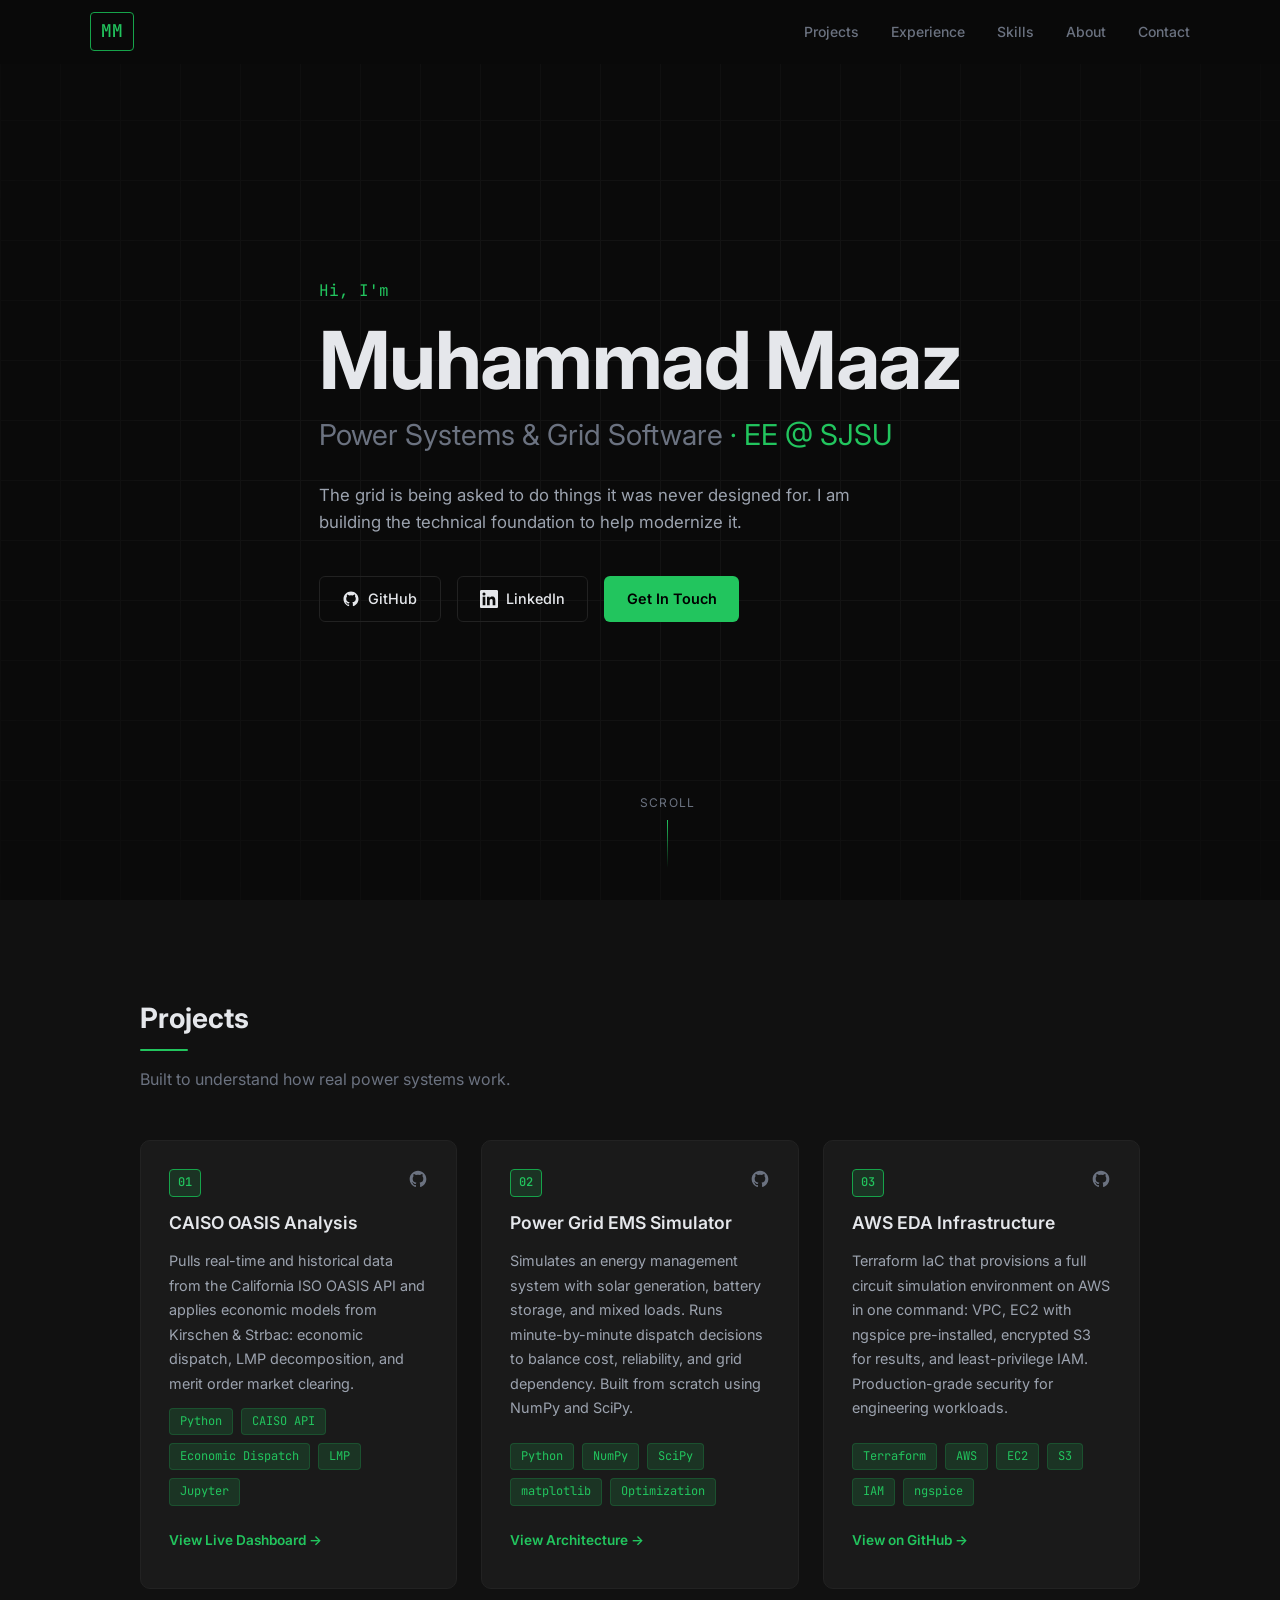
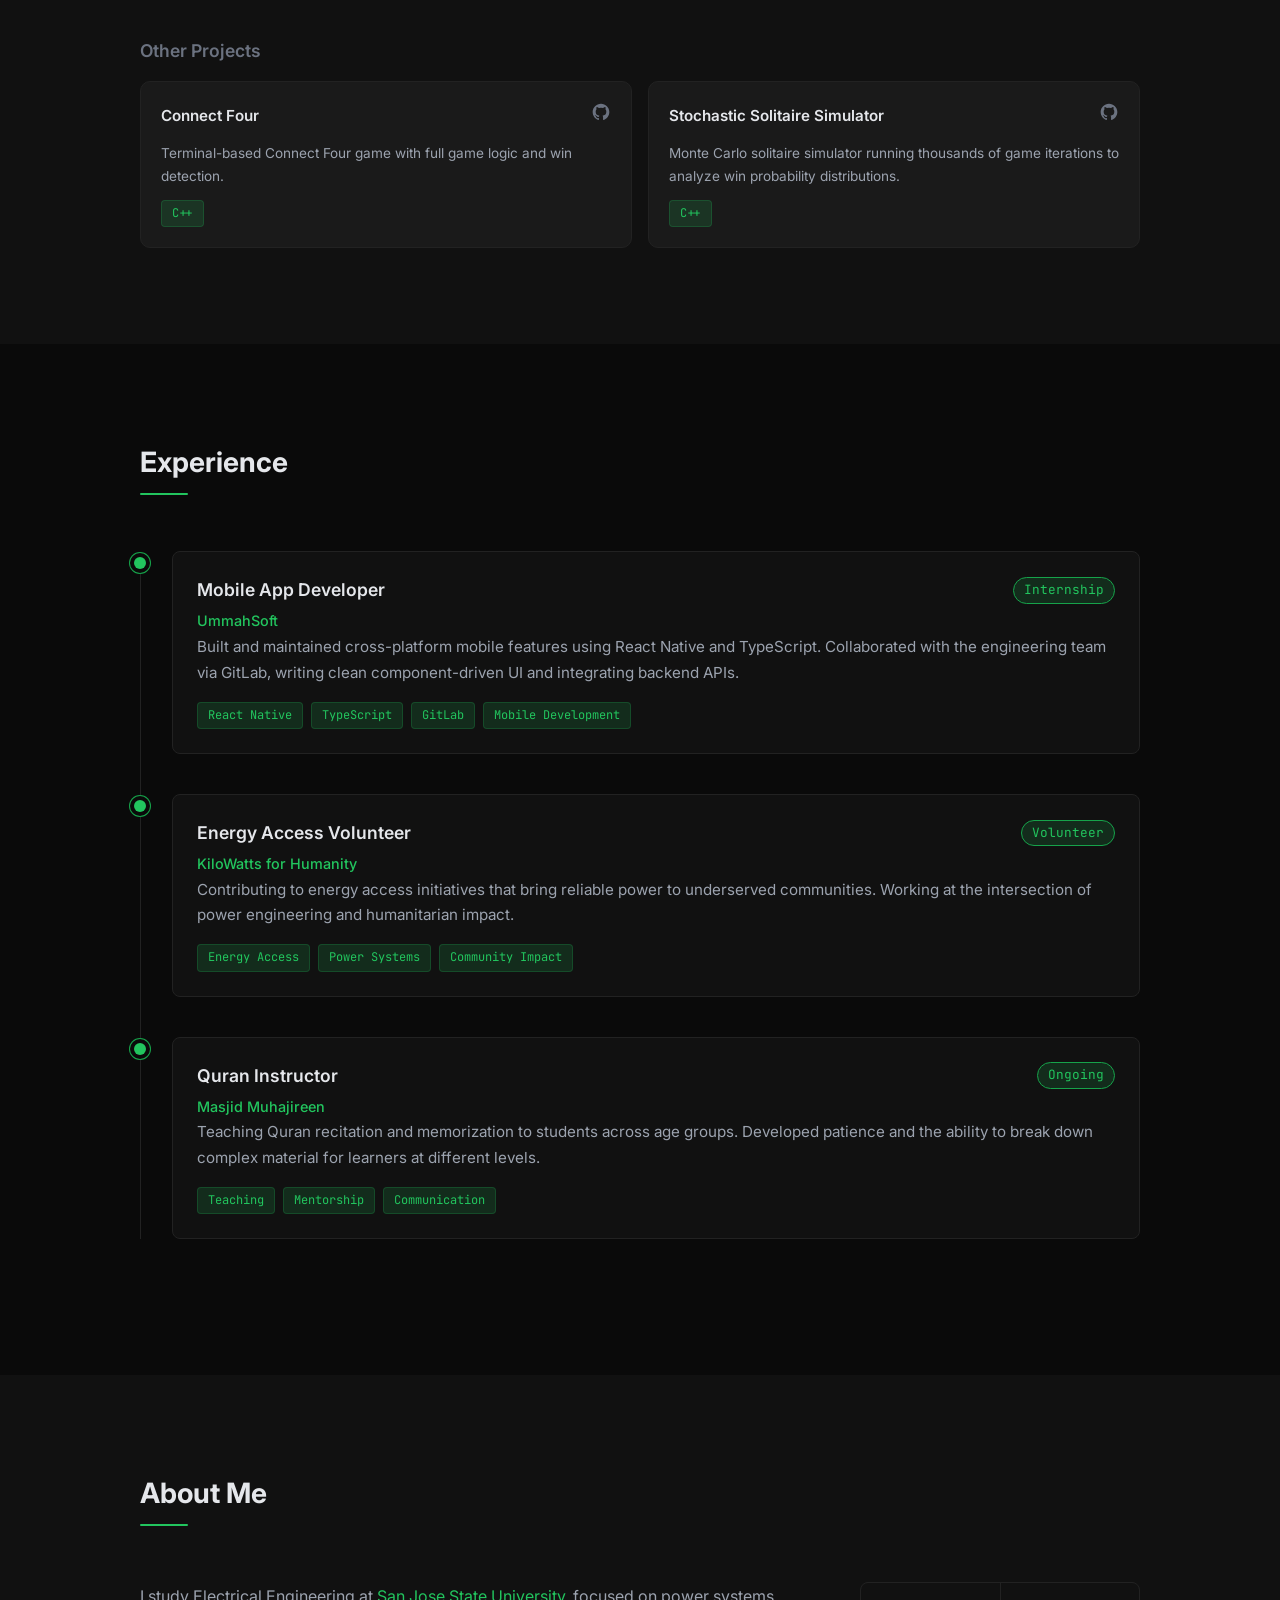
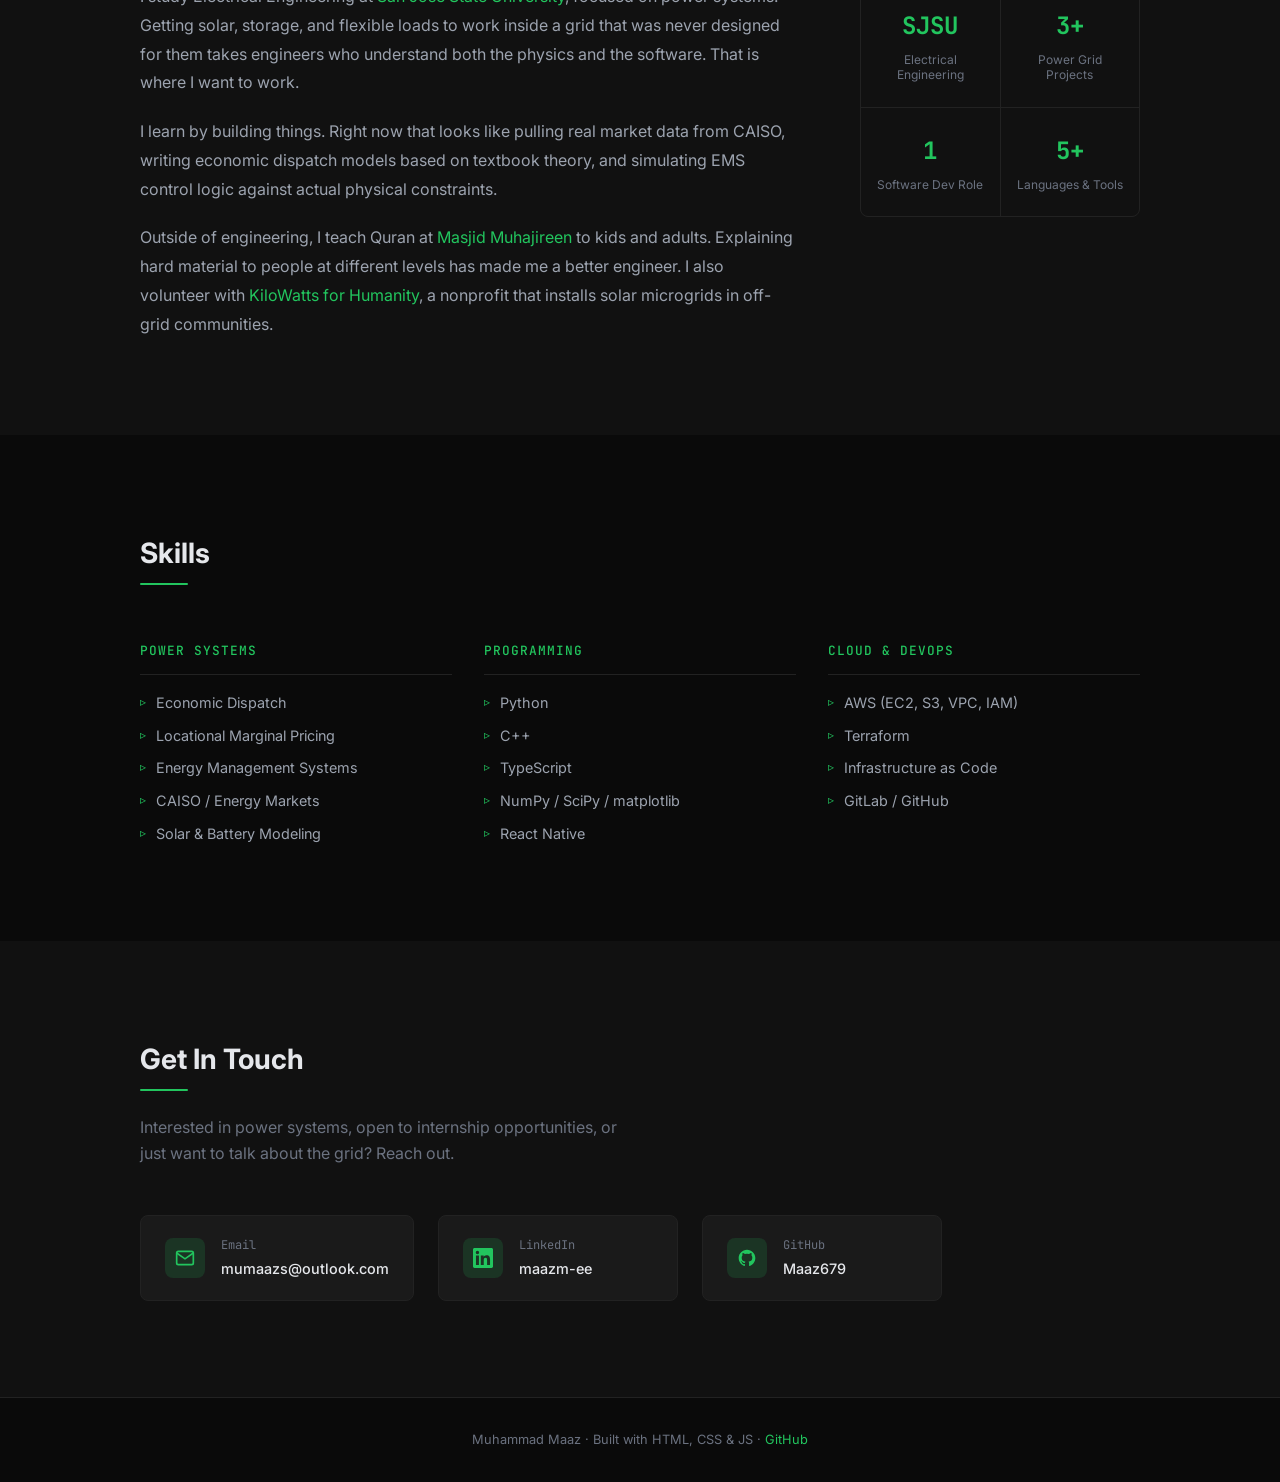
<file: index.html>
<!DOCTYPE html>
<html lang="en">
<head>
  <meta charset="UTF-8" />
  <meta name="viewport" content="width=device-width, initial-scale=1.0" />
  <title>Muhammad Maaz | Power Systems & Grid Software</title>
  <link rel="stylesheet" href="style.css" />
  <meta name="description" content="Muhammad Maaz - Electrical Engineering student at SJSU focused on power systems. Building toward the software layer of the modern grid." />
  <link rel="preconnect" href="https://fonts.googleapis.com" />
  <link href="https://fonts.googleapis.com/css2?family=Inter:wght@300;400;500;600;700&family=JetBrains+Mono:wght@400;500&display=swap" rel="stylesheet" />
</head>
<body>

  <!-- NAV -->
  <nav id="navbar">
    <div class="nav-inner">
      <a href="#hero" class="nav-logo">MM</a>
      <ul class="nav-links">
        <li><a href="#projects">Projects</a></li>
        <li><a href="#experience">Experience</a></li>
        <li><a href="#skills">Skills</a></li>
        <li><a href="#about">About</a></li>
        <li><a href="#contact">Contact</a></li>
      </ul>
    </div>
  </nav>

  <!-- HERO -->
  <section id="hero">
    <div class="hero-content">
      <p class="hero-greeting">Hi, I'm</p>
      <h1 class="hero-name">Muhammad Maaz</h1>
      <h2 class="hero-title">
        Power Systems & Grid Software
        <span class="accent"> · EE @ SJSU</span>
      </h2>
      <p class="hero-sub">
        The grid is being asked to do things it was never designed for. I am building the technical foundation to help modernize it.
      </p>
      <div class="hero-links">
        <a href="https://github.com/Maaz679" target="_blank" class="btn btn-outline">
          <svg viewBox="0 0 24 24" fill="currentColor"><path d="M12 2C6.477 2 2 6.477 2 12c0 4.418 2.865 8.166 6.839 9.489.5.092.682-.217.682-.482 0-.237-.009-.868-.013-1.703-2.782.604-3.369-1.342-3.369-1.342-.454-1.155-1.11-1.463-1.11-1.463-.908-.62.069-.608.069-.608 1.003.07 1.531 1.03 1.531 1.03.892 1.529 2.341 1.087 2.91.832.092-.647.35-1.088.636-1.338-2.22-.253-4.555-1.11-4.555-4.943 0-1.091.39-1.984 1.029-2.683-.103-.253-.446-1.27.098-2.647 0 0 .84-.269 2.75 1.025A9.578 9.578 0 0112 6.836a9.59 9.59 0 012.504.337c1.909-1.294 2.747-1.025 2.747-1.025.546 1.377.202 2.394.1 2.647.64.699 1.028 1.592 1.028 2.683 0 3.842-2.339 4.687-4.566 4.935.359.309.678.919.678 1.852 0 1.336-.012 2.415-.012 2.743 0 .267.18.578.688.48C19.138 20.163 22 16.418 22 12c0-5.523-4.477-10-10-10z"/></svg>
          GitHub
        </a>
        <a href="https://www.linkedin.com/in/maazm-ee/" target="_blank" class="btn btn-outline">
          <svg viewBox="0 0 24 24" fill="currentColor"><path d="M20.447 20.452h-3.554v-5.569c0-1.328-.027-3.037-1.852-3.037-1.853 0-2.136 1.445-2.136 2.939v5.667H9.351V9h3.414v1.561h.046c.477-.9 1.637-1.85 3.37-1.85 3.601 0 4.267 2.37 4.267 5.455v6.286zM5.337 7.433a2.062 2.062 0 01-2.063-2.065 2.064 2.064 0 112.063 2.065zm1.782 13.019H3.555V9h3.564v11.452zM22.225 0H1.771C.792 0 0 .774 0 1.729v20.542C0 23.227.792 24 1.771 24h20.451C23.2 24 24 23.227 24 22.271V1.729C24 .774 23.2 0 22.222 0h.003z"/></svg>
          LinkedIn
        </a>
        <a href="mailto:mumaazs@outlook.com" class="btn btn-primary">
          Get In Touch
        </a>
      </div>
    </div>
    <div class="hero-grid-bg"></div>
    <div class="scroll-indicator">
      <span>Scroll</span>
      <div class="scroll-line"></div>
    </div>
  </section>

  <!-- PROJECTS -->
  <section id="projects">
    <div class="container">
      <h2 class="section-title">Projects</h2>
      <p class="section-sub">Built to understand how real power systems work.</p>

      <div class="projects-featured">

        <div class="project-card featured">
          <div class="project-header">
            <div class="project-icon">01</div>
            <div class="project-links">
              <a href="https://github.com/Maaz679/caiso-oasis-analysis" target="_blank" aria-label="GitHub">
                <svg viewBox="0 0 24 24" fill="currentColor"><path d="M12 2C6.477 2 2 6.477 2 12c0 4.418 2.865 8.166 6.839 9.489.5.092.682-.217.682-.482 0-.237-.009-.868-.013-1.703-2.782.604-3.369-1.342-3.369-1.342-.454-1.155-1.11-1.463-1.11-1.463-.908-.62.069-.608.069-.608 1.003.07 1.531 1.03 1.531 1.03.892 1.529 2.341 1.087 2.91.832.092-.647.35-1.088.636-1.338-2.22-.253-4.555-1.11-4.555-4.943 0-1.091.39-1.984 1.029-2.683-.103-.253-.446-1.27.098-2.647 0 0 .84-.269 2.75 1.025A9.578 9.578 0 0112 6.836a9.59 9.59 0 012.504.337c1.909-1.294 2.747-1.025 2.747-1.025.546 1.377.202 2.394.1 2.647.64.699 1.028 1.592 1.028 2.683 0 3.842-2.339 4.687-4.566 4.935.359.309.678.919.678 1.852 0 1.336-.012 2.415-.012 2.743 0 .267.18.578.688.48C19.138 20.163 22 16.418 22 12c0-5.523-4.477-10-10-10z"/></svg>
              </a>
            </div>
          </div>
          <h3>CAISO OASIS Analysis</h3>
          <p>Pulls real-time and historical data from the California ISO OASIS API and applies economic models from Kirschen & Strbac: economic dispatch, LMP decomposition, and merit order market clearing.</p>
          <div class="tag-list">
            <span class="tag">Python</span>
            <span class="tag">CAISO API</span>
            <span class="tag">Economic Dispatch</span>
            <span class="tag">LMP</span>
            <span class="tag">Jupyter</span>
          </div>
          <a href="https://caiso-oasis-analysis.onrender.com" target="_blank" class="project-demo-btn">View Live Dashboard →</a>
        </div>

        <div class="project-card featured">
          <div class="project-header">
            <div class="project-icon">02</div>
            <div class="project-links">
              <a href="https://github.com/Maaz679/powergrid-ems-simulator" target="_blank" aria-label="GitHub">
                <svg viewBox="0 0 24 24" fill="currentColor"><path d="M12 2C6.477 2 2 6.477 2 12c0 4.418 2.865 8.166 6.839 9.489.5.092.682-.217.682-.482 0-.237-.009-.868-.013-1.703-2.782.604-3.369-1.342-3.369-1.342-.454-1.155-1.11-1.463-1.11-1.463-.908-.62.069-.608.069-.608 1.003.07 1.531 1.03 1.531 1.03.892 1.529 2.341 1.087 2.91.832.092-.647.35-1.088.636-1.338-2.22-.253-4.555-1.11-4.555-4.943 0-1.091.39-1.984 1.029-2.683-.103-.253-.446-1.27.098-2.647 0 0 .84-.269 2.75 1.025A9.578 9.578 0 0112 6.836a9.59 9.59 0 012.504.337c1.909-1.294 2.747-1.025 2.747-1.025.546 1.377.202 2.394.1 2.647.64.699 1.028 1.592 1.028 2.683 0 3.842-2.339 4.687-4.566 4.935.359.309.678.919.678 1.852 0 1.336-.012 2.415-.012 2.743 0 .267.18.578.688.48C19.138 20.163 22 16.418 22 12c0-5.523-4.477-10-10-10z"/></svg>
              </a>
            </div>
          </div>
          <h3>Power Grid EMS Simulator</h3>
          <p>Simulates an energy management system with solar generation, battery storage, and mixed loads. Runs minute-by-minute dispatch decisions to balance cost, reliability, and grid dependency. Built from scratch using NumPy and SciPy.</p>
          <div class="tag-list">
            <span class="tag">Python</span>
            <span class="tag">NumPy</span>
            <span class="tag">SciPy</span>
            <span class="tag">matplotlib</span>
            <span class="tag">Optimization</span>
          </div>
          <a href="projects/ems/index.html" class="project-demo-btn">View Architecture →</a>
        </div>

        <div class="project-card featured">
          <div class="project-header">
            <div class="project-icon">03</div>
            <div class="project-links">
              <a href="https://github.com/Maaz679/aws-eda-infra" target="_blank" aria-label="GitHub">
                <svg viewBox="0 0 24 24" fill="currentColor"><path d="M12 2C6.477 2 2 6.477 2 12c0 4.418 2.865 8.166 6.839 9.489.5.092.682-.217.682-.482 0-.237-.009-.868-.013-1.703-2.782.604-3.369-1.342-3.369-1.342-.454-1.155-1.11-1.463-1.11-1.463-.908-.62.069-.608.069-.608 1.003.07 1.531 1.03 1.531 1.03.892 1.529 2.341 1.087 2.91.832.092-.647.35-1.088.636-1.338-2.22-.253-4.555-1.11-4.555-4.943 0-1.091.39-1.984 1.029-2.683-.103-.253-.446-1.27.098-2.647 0 0 .84-.269 2.75 1.025A9.578 9.578 0 0112 6.836a9.59 9.59 0 012.504.337c1.909-1.294 2.747-1.025 2.747-1.025.546 1.377.202 2.394.1 2.647.64.699 1.028 1.592 1.028 2.683 0 3.842-2.339 4.687-4.566 4.935.359.309.678.919.678 1.852 0 1.336-.012 2.415-.012 2.743 0 .267.18.578.688.48C19.138 20.163 22 16.418 22 12c0-5.523-4.477-10-10-10z"/></svg>
              </a>
            </div>
          </div>
          <h3>AWS EDA Infrastructure</h3>
          <p>Terraform IaC that provisions a full circuit simulation environment on AWS in one command: VPC, EC2 with ngspice pre-installed, encrypted S3 for results, and least-privilege IAM. Production-grade security for engineering workloads.</p>
          <div class="tag-list">
            <span class="tag">Terraform</span>
            <span class="tag">AWS</span>
            <span class="tag">EC2</span>
            <span class="tag">S3</span>
            <span class="tag">IAM</span>
            <span class="tag">ngspice</span>
          </div>
          <a href="https://github.com/Maaz679/aws-eda-infra" target="_blank" class="project-demo-btn">View on GitHub →</a>
        </div>

      </div>

      <h3 class="projects-sub-title">Other Projects</h3>
      <div class="projects-other">
        <div class="project-card small">
          <div class="project-header">
            <h4>Connect Four</h4>
            <a href="https://github.com/Maaz679/cs116-Fall2025-connectFour" target="_blank" aria-label="GitHub">
              <svg viewBox="0 0 24 24" fill="currentColor"><path d="M12 2C6.477 2 2 6.477 2 12c0 4.418 2.865 8.166 6.839 9.489.5.092.682-.217.682-.482 0-.237-.009-.868-.013-1.703-2.782.604-3.369-1.342-3.369-1.342-.454-1.155-1.11-1.463-1.11-1.463-.908-.62.069-.608.069-.608 1.003.07 1.531 1.03 1.531 1.03.892 1.529 2.341 1.087 2.91.832.092-.647.35-1.088.636-1.338-2.22-.253-4.555-1.11-4.555-4.943 0-1.091.39-1.984 1.029-2.683-.103-.253-.446-1.27.098-2.647 0 0 .84-.269 2.75 1.025A9.578 9.578 0 0112 6.836a9.59 9.59 0 012.504.337c1.909-1.294 2.747-1.025 2.747-1.025.546 1.377.202 2.394.1 2.647.64.699 1.028 1.592 1.028 2.683 0 3.842-2.339 4.687-4.566 4.935.359.309.678.919.678 1.852 0 1.336-.012 2.415-.012 2.743 0 .267.18.578.688.48C19.138 20.163 22 16.418 22 12c0-5.523-4.477-10-10-10z"/></svg>
            </a>
          </div>
          <p>Terminal-based Connect Four game with full game logic and win detection.</p>
          <div class="tag-list"><span class="tag">C++</span></div>
        </div>
        <div class="project-card small">
          <div class="project-header">
            <h4>Stochastic Solitaire Simulator</h4>
            <a href="https://github.com/Maaz679/CS116Fall2025_StochasticSolitaireSimulator" target="_blank" aria-label="GitHub">
              <svg viewBox="0 0 24 24" fill="currentColor"><path d="M12 2C6.477 2 2 6.477 2 12c0 4.418 2.865 8.166 6.839 9.489.5.092.682-.217.682-.482 0-.237-.009-.868-.013-1.703-2.782.604-3.369-1.342-3.369-1.342-.454-1.155-1.11-1.463-1.11-1.463-.908-.62.069-.608.069-.608 1.003.07 1.531 1.03 1.531 1.03.892 1.529 2.341 1.087 2.91.832.092-.647.35-1.088.636-1.338-2.22-.253-4.555-1.11-4.555-4.943 0-1.091.39-1.984 1.029-2.683-.103-.253-.446-1.27.098-2.647 0 0 .84-.269 2.75 1.025A9.578 9.578 0 0112 6.836a9.59 9.59 0 012.504.337c1.909-1.294 2.747-1.025 2.747-1.025.546 1.377.202 2.394.1 2.647.64.699 1.028 1.592 1.028 2.683 0 3.842-2.339 4.687-4.566 4.935.359.309.678.919.678 1.852 0 1.336-.012 2.415-.012 2.743 0 .267.18.578.688.48C19.138 20.163 22 16.418 22 12c0-5.523-4.477-10-10-10z"/></svg>
            </a>
          </div>
          <p>Monte Carlo solitaire simulator running thousands of game iterations to analyze win probability distributions.</p>
          <div class="tag-list"><span class="tag">C++</span></div>
        </div>
      </div>

    </div>
  </section>

  <!-- EXPERIENCE -->
  <section id="experience">
    <div class="container">
      <h2 class="section-title">Experience</h2>
      <div class="timeline">
        <div class="timeline-item">
          <div class="timeline-dot"></div>
          <div class="timeline-content">
            <div class="timeline-header">
              <h3>Mobile App Developer</h3>
              <span class="timeline-date">Internship</span>
            </div>
            <a href="https://masjidiapp.com/" target="_blank" class="timeline-company timeline-company-link">UmmahSoft</a>
            <p class="timeline-desc">
              Built and maintained cross-platform mobile features using React Native and TypeScript. Collaborated with the engineering team via GitLab, writing clean component-driven UI and integrating backend APIs.
            </p>
            <div class="tag-list">
              <span class="tag">React Native</span>
              <span class="tag">TypeScript</span>
              <span class="tag">GitLab</span>
              <span class="tag">Mobile Development</span>
            </div>
          </div>
        </div>

        <div class="timeline-item">
          <div class="timeline-dot"></div>
          <div class="timeline-content">
            <div class="timeline-header">
              <h3>Energy Access Volunteer</h3>
              <span class="timeline-date">Volunteer</span>
            </div>
            <a href="https://www.kilowattsforhumanity.org/" target="_blank" class="timeline-company timeline-company-link">KiloWatts for Humanity</a>
            <p class="timeline-desc">
              Contributing to energy access initiatives that bring reliable power to underserved communities. Working at the intersection of power engineering and humanitarian impact.
            </p>
            <div class="tag-list">
              <span class="tag">Energy Access</span>
              <span class="tag">Power Systems</span>
              <span class="tag">Community Impact</span>
            </div>
          </div>
        </div>

        <div class="timeline-item">
          <div class="timeline-dot"></div>
          <div class="timeline-content">
            <div class="timeline-header">
              <h3>Quran Instructor</h3>
              <span class="timeline-date">Ongoing</span>
            </div>
            <a href="https://www.masjidmuhajireen.org/" target="_blank" class="timeline-company timeline-company-link">Masjid Muhajireen</a>
            <p class="timeline-desc">
              Teaching Quran recitation and memorization to students across age groups. Developed patience and the ability to break down complex material for learners at different levels.
            </p>
            <div class="tag-list">
              <span class="tag">Teaching</span>
              <span class="tag">Mentorship</span>
              <span class="tag">Communication</span>
            </div>
          </div>
        </div>
      </div>
    </div>
  </section>

  <!-- ABOUT -->
  <section id="about">
    <div class="container">
      <h2 class="section-title">About Me</h2>
      <div class="about-grid">
        <div class="about-text">
          <p>
            I study Electrical Engineering at <a href="https://www.sjsu.edu/" target="_blank" class="accent timeline-company-link">San Jose State University</a>, focused on power systems. Getting solar, storage, and flexible loads to work inside a grid that was never designed for them takes engineers who understand both the physics and the software. That is where I want to work.
          </p>
          <p>
            I learn by building things. Right now that looks like pulling real market data from CAISO, writing economic dispatch models based on textbook theory, and simulating EMS control logic against actual physical constraints.
          </p>
          <p>
            Outside of engineering, I teach Quran at <a href="https://www.masjidmuhajireen.org/" target="_blank" class="accent timeline-company-link">Masjid Muhajireen</a> to kids and adults. Explaining hard material to people at different levels has made me a better engineer. I also volunteer with <a href="https://www.kilowattsforhumanity.org/" target="_blank" class="accent timeline-company-link">KiloWatts for Humanity</a>, a nonprofit that installs solar microgrids in off-grid communities.
          </p>
        </div>
        <div class="about-card">
          <div class="about-stat">
            <span class="stat-num accent">SJSU</span>
            <span class="stat-label">Electrical Engineering</span>
          </div>
          <div class="about-stat">
            <span class="stat-num accent">3+</span>
            <span class="stat-label">Power Grid Projects</span>
          </div>
          <div class="about-stat">
            <span class="stat-num accent">1</span>
            <span class="stat-label">Software Dev Role</span>
          </div>
          <div class="about-stat">
            <span class="stat-num accent">5+</span>
            <span class="stat-label">Languages & Tools</span>
          </div>
        </div>
      </div>
    </div>
  </section>

  <!-- SKILLS -->
  <section id="skills">
    <div class="container">
      <h2 class="section-title">Skills</h2>
      <div class="skills-grid">
        <div class="skill-group">
          <h3 class="skill-group-title">Power Systems</h3>
          <ul class="skill-list">
            <li>Economic Dispatch</li>
            <li>Locational Marginal Pricing</li>
            <li>Energy Management Systems</li>
            <li>CAISO / Energy Markets</li>
            <li>Solar & Battery Modeling</li>
          </ul>
        </div>
        <div class="skill-group">
          <h3 class="skill-group-title">Programming</h3>
          <ul class="skill-list">
            <li>Python</li>
            <li>C++</li>
            <li>TypeScript</li>
            <li>NumPy / SciPy / matplotlib</li>
            <li>React Native</li>
          </ul>
        </div>
        <div class="skill-group">
          <h3 class="skill-group-title">Cloud & DevOps</h3>
          <ul class="skill-list">
            <li>AWS (EC2, S3, VPC, IAM)</li>
            <li>Terraform</li>
            <li>Infrastructure as Code</li>
            <li>GitLab / GitHub</li>
          </ul>
        </div>
      </div>
    </div>
  </section>

  <!-- CONTACT -->
  <section id="contact">
    <div class="container">
      <h2 class="section-title">Get In Touch</h2>
      <p class="contact-sub">
        Interested in power systems, open to internship opportunities, or just want to talk about the grid? Reach out.
      </p>
      <div class="contact-links">
        <a href="mailto:mumaazs@outlook.com" class="contact-item">
          <div class="contact-icon">
            <svg viewBox="0 0 24 24" fill="none" stroke="currentColor" stroke-width="2"><path d="M4 4h16c1.1 0 2 .9 2 2v12c0 1.1-.9 2-2 2H4c-1.1 0-2-.9-2-2V6c0-1.1.9-2 2-2z"/><polyline points="22,6 12,13 2,6"/></svg>
          </div>
          <div>
            <p class="contact-label">Email</p>
            <p class="contact-value">mumaazs@outlook.com</p>
          </div>
        </a>
        <a href="https://www.linkedin.com/in/maazm-ee/" target="_blank" class="contact-item">
          <div class="contact-icon">
            <svg viewBox="0 0 24 24" fill="currentColor"><path d="M20.447 20.452h-3.554v-5.569c0-1.328-.027-3.037-1.852-3.037-1.853 0-2.136 1.445-2.136 2.939v5.667H9.351V9h3.414v1.561h.046c.477-.9 1.637-1.85 3.37-1.85 3.601 0 4.267 2.37 4.267 5.455v6.286zM5.337 7.433a2.062 2.062 0 01-2.063-2.065 2.064 2.064 0 112.063 2.065zm1.782 13.019H3.555V9h3.564v11.452zM22.225 0H1.771C.792 0 0 .774 0 1.729v20.542C0 23.227.792 24 1.771 24h20.451C23.2 24 24 23.227 24 22.271V1.729C24 .774 23.2 0 22.222 0h.003z"/></svg>
          </div>
          <div>
            <p class="contact-label">LinkedIn</p>
            <p class="contact-value">maazm-ee</p>
          </div>
        </a>
        <a href="https://github.com/Maaz679" target="_blank" class="contact-item">
          <div class="contact-icon">
            <svg viewBox="0 0 24 24" fill="currentColor"><path d="M12 2C6.477 2 2 6.477 2 12c0 4.418 2.865 8.166 6.839 9.489.5.092.682-.217.682-.482 0-.237-.009-.868-.013-1.703-2.782.604-3.369-1.342-3.369-1.342-.454-1.155-1.11-1.463-1.11-1.463-.908-.62.069-.608.069-.608 1.003.07 1.531 1.03 1.531 1.03.892 1.529 2.341 1.087 2.91.832.092-.647.35-1.088.636-1.338-2.22-.253-4.555-1.11-4.555-4.943 0-1.091.39-1.984 1.029-2.683-.103-.253-.446-1.27.098-2.647 0 0 .84-.269 2.75 1.025A9.578 9.578 0 0112 6.836a9.59 9.59 0 012.504.337c1.909-1.294 2.747-1.025 2.747-1.025.546 1.377.202 2.394.1 2.647.64.699 1.028 1.592 1.028 2.683 0 3.842-2.339 4.687-4.566 4.935.359.309.678.919.678 1.852 0 1.336-.012 2.415-.012 2.743 0 .267.18.578.688.48C19.138 20.163 22 16.418 22 12c0-5.523-4.477-10-10-10z"/></svg>
          </div>
          <div>
            <p class="contact-label">GitHub</p>
            <p class="contact-value">Maaz679</p>
          </div>
        </a>
      </div>
    </div>
  </section>

  <footer>
    <p>Muhammad Maaz · Built with HTML, CSS & JS · <a href="https://github.com/Maaz679" target="_blank">GitHub</a></p>
  </footer>

  <script src="script.js"></script>
</body>
</html>
</file>
<file: style.css>
*, *::before, *::after {
  box-sizing: border-box;
  margin: 0;
  padding: 0;
}

:root {
  --green: #22c55e;
  --green-dim: #16a34a;
  --green-glow: rgba(34, 197, 94, 0.15);
  --bg: #0a0a0a;
  --bg2: #111111;
  --bg3: #1a1a1a;
  --border: #222222;
  --text: #e5e7eb;
  --muted: #6b7280;
  --font: 'Inter', system-ui, sans-serif;
  --mono: 'JetBrains Mono', monospace;
}

html {
  scroll-behavior: smooth;
}

body {
  background: var(--bg);
  color: var(--text);
  font-family: var(--font);
  font-size: 16px;
  line-height: 1.6;
  -webkit-font-smoothing: antialiased;
}

a {
  color: inherit;
  text-decoration: none;
}

.accent {
  color: var(--green);
}

/* ─── NAV ─── */
#navbar {
  position: fixed;
  top: 0;
  left: 0;
  right: 0;
  z-index: 100;
  padding: 0 2rem;
  height: 64px;
  background: rgba(10, 10, 10, 0.85);
  backdrop-filter: blur(12px);
  border-bottom: 1px solid transparent;
  transition: border-color 0.3s;
}

#navbar.scrolled {
  border-color: var(--border);
}

.nav-inner {
  max-width: 1100px;
  margin: 0 auto;
  height: 100%;
  display: flex;
  align-items: center;
  justify-content: space-between;
}

.nav-logo {
  font-family: var(--mono);
  font-weight: 500;
  font-size: 1.1rem;
  color: var(--green);
  border: 1px solid var(--green-dim);
  padding: 4px 10px;
  border-radius: 4px;
}

.nav-links {
  list-style: none;
  display: flex;
  gap: 2rem;
}

.nav-links a {
  font-size: 0.875rem;
  color: var(--muted);
  transition: color 0.2s;
  font-weight: 500;
}

.nav-links a:hover {
  color: var(--green);
}

/* ─── HERO ─── */
#hero {
  min-height: 100vh;
  display: flex;
  align-items: center;
  position: relative;
  padding: 0 2rem;
  overflow: hidden;
}

.hero-grid-bg {
  position: absolute;
  inset: 0;
  background-image:
    linear-gradient(var(--border) 1px, transparent 1px),
    linear-gradient(90deg, var(--border) 1px, transparent 1px);
  background-size: 60px 60px;
  mask-image: radial-gradient(ellipse 80% 80% at 50% 50%, black 30%, transparent 100%);
  opacity: 0.4;
  z-index: 0;
}

.hero-content {
  position: relative;
  z-index: 1;
  max-width: 800px;
  margin: 0 auto;
}

.hero-greeting {
  font-family: var(--mono);
  color: var(--green);
  font-size: 1rem;
  margin-bottom: 0.75rem;
  opacity: 0;
  animation: fadeUp 0.6s ease forwards 0.1s;
}

.hero-name {
  font-size: clamp(2.8rem, 7vw, 5rem);
  font-weight: 700;
  letter-spacing: -0.02em;
  line-height: 1.1;
  margin-bottom: 0.5rem;
  opacity: 0;
  animation: fadeUp 0.6s ease forwards 0.2s;
}

.hero-title {
  font-size: clamp(1.2rem, 3vw, 1.8rem);
  font-weight: 400;
  color: var(--muted);
  margin-bottom: 1.5rem;
  opacity: 0;
  animation: fadeUp 0.6s ease forwards 0.3s;
}

.hero-sub {
  font-size: 1.05rem;
  color: #9ca3af;
  max-width: 560px;
  margin-bottom: 2.5rem;
  opacity: 0;
  animation: fadeUp 0.6s ease forwards 0.4s;
}

.hero-links {
  display: flex;
  flex-wrap: wrap;
  gap: 1rem;
  opacity: 0;
  animation: fadeUp 0.6s ease forwards 0.5s;
}

.btn {
  display: inline-flex;
  align-items: center;
  gap: 0.5rem;
  padding: 0.65rem 1.4rem;
  border-radius: 6px;
  font-size: 0.9rem;
  font-weight: 500;
  transition: all 0.2s;
  cursor: pointer;
}

.btn svg {
  width: 18px;
  height: 18px;
}

.btn-outline {
  border: 1px solid var(--border);
  color: var(--text);
  background: transparent;
}

.btn-outline:hover {
  border-color: var(--green);
  color: var(--green);
  background: var(--green-glow);
}

.btn-primary {
  background: var(--green);
  color: #000;
  font-weight: 600;
}

.btn-primary:hover {
  background: #16a34a;
  transform: translateY(-1px);
}

.scroll-indicator {
  position: absolute;
  bottom: 2rem;
  left: 50%;
  transform: translateX(-50%);
  display: flex;
  flex-direction: column;
  align-items: center;
  gap: 0.5rem;
  color: var(--muted);
  font-size: 0.75rem;
  letter-spacing: 0.1em;
  text-transform: uppercase;
  opacity: 0;
  animation: fadeUp 0.6s ease forwards 0.9s;
}

.scroll-line {
  width: 1px;
  height: 48px;
  background: linear-gradient(to bottom, var(--green), transparent);
  animation: scrollPulse 1.5s ease-in-out infinite;
}

/* ─── SECTIONS ─── */
section {
  padding: 6rem 2rem;
}

.container {
  max-width: 1000px;
  margin: 0 auto;
}

.section-title {
  font-size: 1.75rem;
  font-weight: 700;
  margin-bottom: 0.5rem;
  position: relative;
  display: inline-block;
}

.section-title::after {
  content: '';
  display: block;
  height: 2px;
  width: 48px;
  background: var(--green);
  margin-top: 8px;
  border-radius: 2px;
}

.section-sub {
  color: var(--muted);
  margin-top: 0.5rem;
  margin-bottom: 3rem;
  font-size: 1rem;
}

/* ─── ABOUT ─── */
#about {
  background: var(--bg2);
}

.about-grid {
  display: grid;
  grid-template-columns: 1fr 280px;
  gap: 4rem;
  margin-top: 3rem;
  align-items: start;
}

.about-text p {
  color: #9ca3af;
  margin-bottom: 1.25rem;
  font-size: 1rem;
  line-height: 1.8;
}

.about-text p:last-child {
  margin-bottom: 0;
}

.about-card {
  display: grid;
  grid-template-columns: 1fr 1fr;
  gap: 1px;
  background: var(--border);
  border: 1px solid var(--border);
  border-radius: 8px;
  overflow: hidden;
}

.about-stat {
  background: var(--bg2);
  padding: 1.5rem 1rem;
  display: flex;
  flex-direction: column;
  gap: 0.4rem;
  align-items: center;
  text-align: center;
}

.stat-num {
  font-size: 1.5rem;
  font-weight: 700;
  font-family: var(--mono);
}

.stat-label {
  font-size: 0.75rem;
  color: var(--muted);
  line-height: 1.3;
}

/* ─── EXPERIENCE ─── */
.timeline {
  margin-top: 3rem;
  position: relative;
  padding-left: 2rem;
}

.timeline::before {
  content: '';
  position: absolute;
  left: 0;
  top: 12px;
  bottom: 0;
  width: 1px;
  background: var(--border);
}

.timeline-item {
  position: relative;
  margin-bottom: 2.5rem;
}

.timeline-dot {
  position: absolute;
  left: -2.375rem;
  top: 6px;
  width: 12px;
  height: 12px;
  background: var(--green);
  border-radius: 50%;
  box-shadow: 0 0 0 4px var(--bg), 0 0 0 5px var(--green-dim);
}

.timeline-content {
  background: var(--bg2);
  border: 1px solid var(--border);
  border-radius: 8px;
  padding: 1.5rem;
  transition: border-color 0.2s;
}

.timeline-content:hover {
  border-color: var(--green-dim);
}

.timeline-header {
  display: flex;
  align-items: center;
  justify-content: space-between;
  margin-bottom: 0.25rem;
}

.timeline-header h3 {
  font-size: 1.1rem;
  font-weight: 600;
}

.timeline-date {
  font-size: 0.8rem;
  font-family: var(--mono);
  color: var(--green);
  background: var(--green-glow);
  padding: 2px 10px;
  border-radius: 20px;
  border: 1px solid var(--green-dim);
}

.timeline-company-link:hover {
  text-decoration: underline;
  text-decoration-color: var(--green-dim);
}

.timeline-company {
  color: var(--green);
  font-size: 0.9rem;
  font-weight: 500;
  margin-bottom: 0.75rem;
}

.timeline-desc {
  color: #9ca3af;
  font-size: 0.95rem;
  line-height: 1.7;
  margin-bottom: 1rem;
}

/* ─── TAGS ─── */
.tag-list {
  display: flex;
  flex-wrap: wrap;
  gap: 0.5rem;
}

.tag {
  font-size: 0.75rem;
  font-family: var(--mono);
  color: var(--green);
  background: var(--green-glow);
  border: 1px solid rgba(34, 197, 94, 0.2);
  padding: 3px 10px;
  border-radius: 4px;
}

/* ─── PROJECTS ─── */
#projects {
  background: var(--bg2);
}

.projects-featured {
  display: grid;
  grid-template-columns: repeat(auto-fit, minmax(280px, 1fr));
  gap: 1.5rem;
  margin-top: 3rem;
}

.project-card {
  background: var(--bg3);
  border: 1px solid var(--border);
  border-radius: 10px;
  padding: 1.75rem;
  transition: border-color 0.2s, transform 0.2s, box-shadow 0.2s;
  display: flex;
  flex-direction: column;
  gap: 0.75rem;
}

.project-card:hover {
  border-color: var(--green-dim);
  transform: translateY(-3px);
  box-shadow: 0 8px 32px rgba(34, 197, 94, 0.08);
}

.project-card.featured h3 {
  font-size: 1.1rem;
  font-weight: 600;
}

.project-card p {
  color: #9ca3af;
  font-size: 0.9rem;
  line-height: 1.7;
  flex: 1;
}

.project-header {
  display: flex;
  align-items: flex-start;
  justify-content: space-between;
}

.project-icon {
  font-family: var(--mono);
  font-size: 0.75rem;
  font-weight: 500;
  color: var(--green);
  background: var(--green-glow);
  border: 1px solid var(--green-dim);
  padding: 3px 8px;
  border-radius: 4px;
}

.project-links a {
  color: var(--muted);
  transition: color 0.2s;
}

.project-links a:hover {
  color: var(--green);
}

.project-links svg, .project-card.small .project-header a svg {
  width: 20px;
  height: 20px;
}

.project-demo-btn {
  display: inline-flex;
  align-items: center;
  font-size: 0.85rem;
  font-weight: 600;
  color: var(--green);
  padding: 0.5rem 0;
  border-bottom: 1px solid transparent;
  transition: border-color 0.2s;
  margin-top: 0.25rem;
  align-self: flex-start;
}

.project-demo-btn:hover {
  border-color: var(--green);
}

.projects-sub-title {
  font-size: 1.1rem;
  font-weight: 600;
  color: var(--muted);
  margin-top: 3rem;
  margin-bottom: 1rem;
}

.projects-other {
  display: grid;
  grid-template-columns: repeat(auto-fit, minmax(260px, 1fr));
  gap: 1rem;
}

.project-card.small {
  padding: 1.25rem;
}

.project-card.small h4 {
  font-size: 0.95rem;
  font-weight: 600;
}

.project-card.small .project-header {
  align-items: center;
}

.project-card.small .project-header a {
  color: var(--muted);
  transition: color 0.2s;
}

.project-card.small .project-header a:hover {
  color: var(--green);
}

.project-card.small p {
  font-size: 0.85rem;
}

/* ─── SKILLS ─── */
.skills-grid {
  display: grid;
  grid-template-columns: repeat(auto-fit, minmax(220px, 1fr));
  gap: 2rem;
  margin-top: 3rem;
}

.skill-group-title {
  font-family: var(--mono);
  font-size: 0.8rem;
  font-weight: 500;
  color: var(--green);
  text-transform: uppercase;
  letter-spacing: 0.08em;
  margin-bottom: 1rem;
  padding-bottom: 0.75rem;
  border-bottom: 1px solid var(--border);
}

.skill-list {
  list-style: none;
  display: flex;
  flex-direction: column;
  gap: 0.6rem;
}

.skill-list li {
  font-size: 0.9rem;
  color: #9ca3af;
  padding-left: 1rem;
  position: relative;
}

.skill-list li::before {
  content: '▹';
  position: absolute;
  left: 0;
  color: var(--green);
  font-size: 0.75rem;
  top: 1px;
}

/* ─── CONTACT ─── */
#contact {
  background: var(--bg2);
}

.contact-sub {
  color: var(--muted);
  margin-top: 1rem;
  margin-bottom: 3rem;
  max-width: 500px;
  font-size: 1rem;
}

.contact-links {
  display: flex;
  flex-wrap: wrap;
  gap: 1.5rem;
}

.contact-item {
  display: flex;
  align-items: center;
  gap: 1rem;
  padding: 1.25rem 1.5rem;
  background: var(--bg3);
  border: 1px solid var(--border);
  border-radius: 8px;
  transition: border-color 0.2s, transform 0.2s;
  min-width: 240px;
}

.contact-item:hover {
  border-color: var(--green-dim);
  transform: translateY(-2px);
}

.contact-icon {
  width: 40px;
  height: 40px;
  background: var(--green-glow);
  border-radius: 8px;
  display: flex;
  align-items: center;
  justify-content: center;
  color: var(--green);
  flex-shrink: 0;
}

.contact-icon svg {
  width: 20px;
  height: 20px;
}

.contact-label {
  font-size: 0.75rem;
  color: var(--muted);
  font-family: var(--mono);
  margin-bottom: 2px;
}

.contact-value {
  font-size: 0.9rem;
  font-weight: 500;
}

/* ─── FOOTER ─── */
footer {
  border-top: 1px solid var(--border);
  padding: 2rem;
  text-align: center;
  color: var(--muted);
  font-size: 0.8rem;
}

footer a {
  color: var(--green);
}

/* ─── ANIMATIONS ─── */
@keyframes fadeUp {
  from {
    opacity: 0;
    transform: translateY(20px);
  }
  to {
    opacity: 1;
    transform: translateY(0);
  }
}

@keyframes scrollPulse {
  0%, 100% { opacity: 1; }
  50% { opacity: 0.3; }
}

/* ─── RESPONSIVE ─── */
@media (max-width: 768px) {
  .about-grid {
    grid-template-columns: 1fr;
    gap: 2.5rem;
  }

  .about-card {
    max-width: 400px;
  }

  .nav-links {
    display: none;
  }

  section {
    padding: 4rem 1.25rem;
  }

  .hero-links {
    flex-direction: column;
    align-items: flex-start;
  }

  .contact-links {
    flex-direction: column;
  }

  .contact-item {
    min-width: unset;
    width: 100%;
  }
}
</file>
